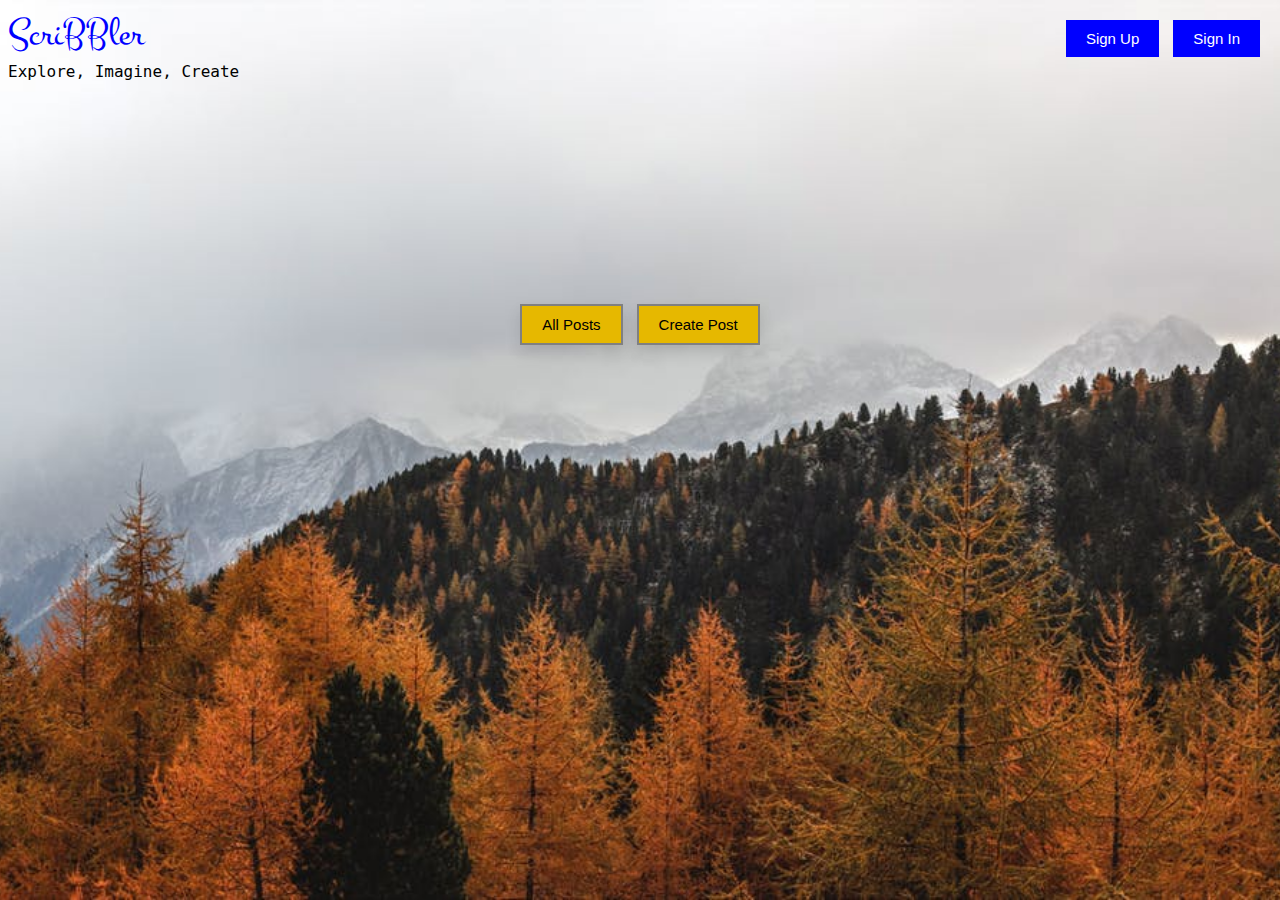
<file: index.html>
<!DOCTYPE html>
<html>

<head>
    <!-- TODO: Include Font Awesome file here -->
    <link rel="stylesheet" href="https://cdnjs.cloudflare.com/ajax/libs/font-awesome/4.7.0/css/font-awesome.min.css">
    <!-- TODO: Include Google Fonts file here -->
    <link href="https://fonts.googleapis.com/css?family=Montez|Ubuntu+Mono|Roboto:wght@100&display=swap" rel="stylesheet">

    <link rel="stylesheet" type="text/css" href="./styles/index.css"/>
    <link rel="stylesheet" type="text/css" href="./styles/common.css"/>

</head>

<body>
    <div class="header">
        <div class="titleContainer">
            <p class="title">ScriBBler</p>
            <p class="heading">Explore, Imagine, Create</p>
        </div>
        <div class="signInContainer">
            <button class="buttonSignUp" onclick="showSignUp()">Sign Up</ibutton> 
            <button class="buttonSignIn" onclick="showSignIn()">Sign In</button>
        </div>
    </div>

    <div id="signUppopUp" class="modal">
        <div class="modalContent">
            <div class="modalHead"> 
                <h2 class="modalTitle">Get Started</h2>
                <span class="modalClose" id="closeSignUp" onclick="hideSignUp()">
                    <i class="fa fa-times" aria-hidden="true"></i>
                </span>
            </div>
            <hr>
            <div class="modal-body">
                <form>
                    <label for="name" class="labelText">Name</label>
                    <input type="text" placeholder="Enter your name" id="name" required>
                    <label for="username" class="labelText">Username</label>
                    <input type="text" placeholder="Enter your username" id="username" required>
                    <label for="password" class="labelText">Password</label>
                    <input type="password" placeholder="Enter your password" id="password" required>
                    <label for="confirm-password" class="labelText">Confirm Password</label>
                    <input type="password" placeholder="Re-enter your password" id="confirm-password" required>
                    <button type="submit" class="modalSignInbutton" onclick="signup(name,username,password)">Sign Up</button>
                </form>
            </div>
            
        </div>
    </div>

    <div id="signInpopUp" class="modal">
        <div class="modalContent">

            <div class="modalHead">
                <h2 class="modalTitle">Welcome Back!</h2>
                <span onclick="hideSignIn()" id="closeSignIn" class="modalClose">
                    <i class="fa fa-times" aria-hidden="true"></i>
                </span>
            </div>
            <hr>
            <form>
                <label for="username" class="labelText">Username</label>
                <input type="text" id="username" placeholder="Enter Username" required>
                <label for="password" class="labelText">Password</label>
                <input type="password" id="password" placeholder="Enter Password" required>
                <button type="submit" onclick="signin(username, password)" class="modalSignInbutton">Sign In</button>
            </form>
            <p class=bottom-banner>Not a member?<span onclick="hideSignIn();showSignUp();" class=signup>Sign Up</span></p>
        </div>
    </div>

    <div class="postContainer">
        <button class="buttonLoadAllPosts" id="all-posts" onclick="loadAllPosts()">All Posts</button>
        <button class="buttonCreatePost" id="create-post" onclick="createPostpopUp()">Create Post</button>
    </div>

    <div id="postpopUp" class="modal">
        <div class="modalPostContent">
            <div class="modalHead">
                <h2 class="modalTitle">Pen Your Post</h2>
                <span onclick="hidePostpopUp()" id="close-create-post" class="modalClose">
                    <i class="fa fa-times" aria-hidden="true"></i>
                </span>
            </div>
            <hr>
            <form>
                <label for="title" class="labelText">Title</label>
                <input type="text" id="title" placeholder="Enter title of your post" required>
                <label for="contents" class="labelText">Contents</label>
                <textarea id="contents" placeholder="Enter the contents of your post" required></textarea>
                <button type="submit" onclick="createpost(title, contents)" class="modalSignInbutton">Create</button>
            </form>

        </div>
    </div>

    <script src="./scripts/common.js"></script>
    <script src="./scripts/index.js"></script>

</body>

</html>
</file>
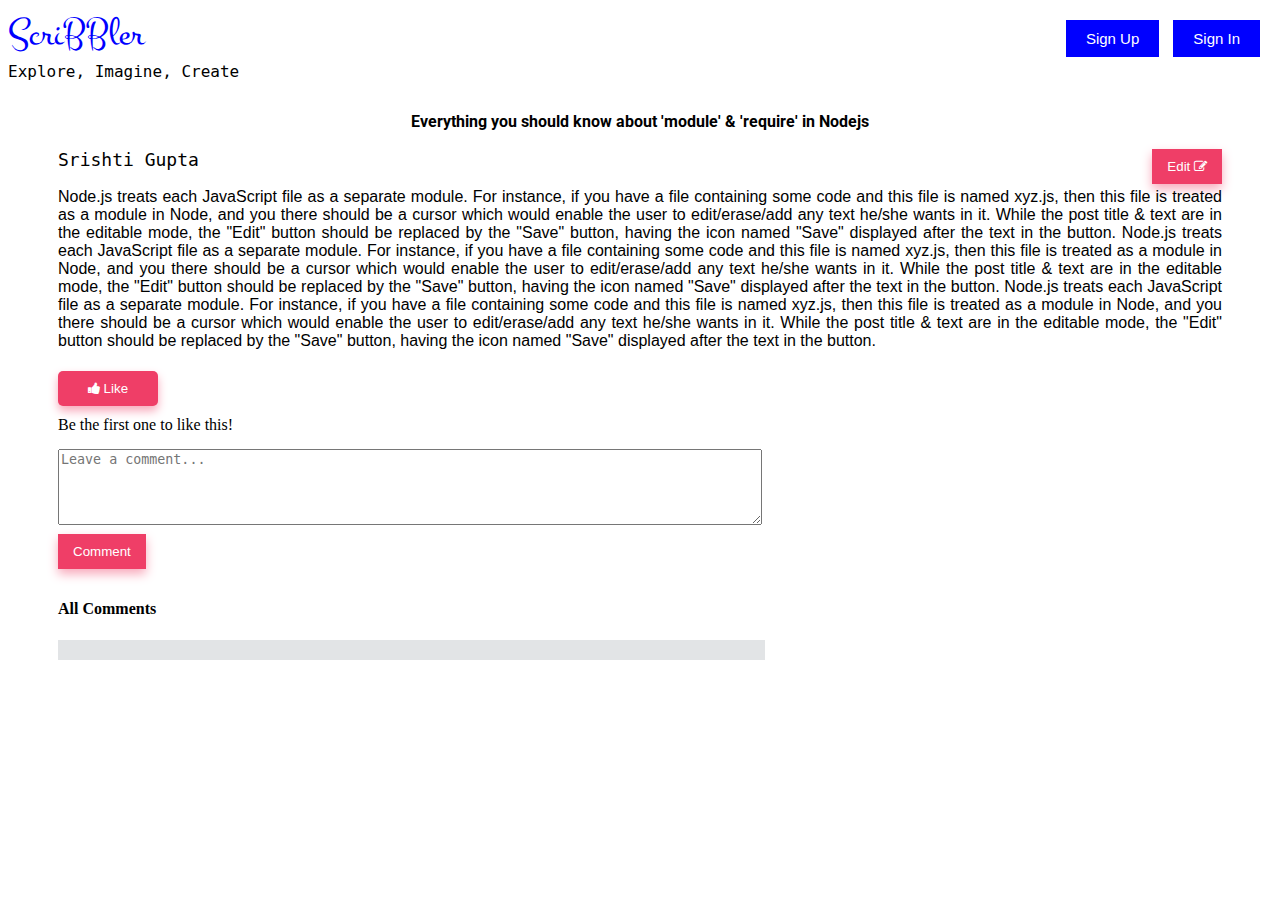
<file: html/post.html>
<!DOCTYPE html>

<head>
    <link rel="stylesheet" type="text/css" href="../styles/common.css"/>
     <link rel="stylesheet" type="text/css" href="../styles/post.css"/>
     <!-- TODO: Include Font Awesome file here -->
    <link rel="stylesheet" href="https://cdnjs.cloudflare.com/ajax/libs/font-awesome/4.7.0/css/font-awesome.min.css">
    <!-- TODO: Include Google Fonts file here -->
    <link href="https://fonts.googleapis.com/css?family=Montez|Ubuntu+Mono|Roboto:wght@100&display=swap" rel="stylesheet">
</head>

<body>
    <div class="header">
        <div class="titleContainer">
            <p class="title">ScriBBler</p>
            <p class="heading">Explore, Imagine, Create</p>
        </div>
        <div class="signInContainer">
            <button class="buttonSignUp" onclick="showSignUp()">Sign Up</ibutton> 
            <button class="buttonSignIn" onclick="showSignIn()">Sign In</button>
        </div>
    </div>

    <div id="signUppopUp" class="modal">
        <div class="modalContent">
            <div class="modalHead"> 
                <h2 class="modalTitle">Get Started</h2>
                <span class="modalClose" id="closeSignUp" onclick="hideSignUp()">
                    <i class="fa fa-times" aria-hidden="true"></i>
                </span>
            </div>
            <hr>
            <div class="modalBody">
                <form>
                    <label for="name" class="labelText">Name</label>
                    <input type="text" placeholder="Enter your name" id="name" required>
                    <label for="username" class="labelText">Username</label>
                    <input type="text" placeholder="Enter your username" id="username" required>
                    <label for="password" class="labelText">Password</label>
                    <input type="password" placeholder="Enter your password" id="password" required>
                    <label for="confirm-password" class="labelText">Confirm Password</label>
                    <input type="password" placeholder="Re-enter your password" id="confirm-password" required>
                    <button type="submit" class="modalSignInbutton" onclick="signup(name,username,password)">Sign Up</button>
                </form>
            </div>
            
        </div>
    </div>

    <div id="signInpopUp" class="modal">
        <div class="modalContent">

            <div class="modalHead">
                <h2 class="modalTitle">Welcome Back!</h2>
                <span onclick="hideSignIn()" id="closeSignIn" class="modalClose">
                    <i class="fa fa-times" aria-hidden="true"></i>
                </span>
            </div>
            <hr>
            <form>
                <label for="username" class="labelText">Username</label>
                <input type="text" id="username" placeholder="Enter Username" required>
                <label for="password" class="labelText">Password</label>
                <input type="password" id="password" placeholder="Enter Password" required>
                <button type="submit" onclick="signin(username, password)" class="modalSignInbutton">Sign In</button>
            </form>
            <p class=bottom-banner>Not a member?<span onclick="hideSignIn();showSignUp();" class=signup>Sign Up</span></p>
        </div>
    </div>

        
    </div>

    <div class="postContent">
        <div id="postTitle" class="postTitle">
            <h id="postTitleNew">Everything you should know about 'module' & 'require' in Nodejs</h>
        </div>

        <div class="postAuthor">

            <button id="editButton" class="editSaveButton" onclick="editContent()">Edit&nbsp;<i
                    class="fa fa-pencil-square-o"></i></button>
            <button id="saveButton" class="editSaveButton" onclick="saveContent()">Save&nbsp;<i
                    class="fa fa-floppy-o"></i></button>
            <p>Srishti Gupta</p>
        </div>

        <div class="postText">
            <p id="postBody">
                Node.js treats each JavaScript file as a separate module. For instance, if you have a file containing some code and this file is named xyz.js, then this file is treated as a module in Node, and you there should be a cursor which would enable the user to edit/erase/add any text he/she wants in it. While the post title & text are in the editable mode, the "Edit" button should be replaced by the "Save" button, having the icon named "Save" displayed after the text in the button. Node.js treats each JavaScript file as a separate module. For instance, if you have a file containing some code and this file is named xyz.js, then this file is treated as a module in Node, and you there should be a cursor which would enable the user to edit/erase/add any text he/she wants in it. While the post title & text are in the editable mode, the "Edit" button should be replaced by the "Save" button, having the icon named "Save" displayed after the text in the button. Node.js treats each JavaScript file as a separate module. For instance, if you have a file containing some code and this file is named xyz.js, then this file is treated as a module in Node, and you there should be a cursor which would enable the user to edit/erase/add any text he/she wants in it. While the post title & text are in the editable mode, the "Edit" button should be replaced by the "Save" button, having the icon named "Save" displayed after the text in the button. 
            </p>
        </div>

        <div class="Like">
            <button id="addLikes" class="addLikecomments" onclick="AddLikes()"><i class="fa fa-thumbs-up "></i>&nbsp;Like</button><br>
            <label id="likeCount" class="Likes" value="" >Be the first one to like this!</label>
        </div>

        <div class="Comments">
            <textarea id="userComments" type="text"  placeholder="Leave a comment..."></textarea><br>
            <button id="addComments" class="addLikecomments" onclick="addComment(userComments)">Comment</button>
        </div>
        <h4>All Comments</h4>
        <div id="listComments">
        
        </div>
    </div>
    <script src="../scripts/postslist.js"></script>
    <script src="../scripts/common.js"></script>
    <script src="../scripts/post.js"></script>
        

</body>
</file>
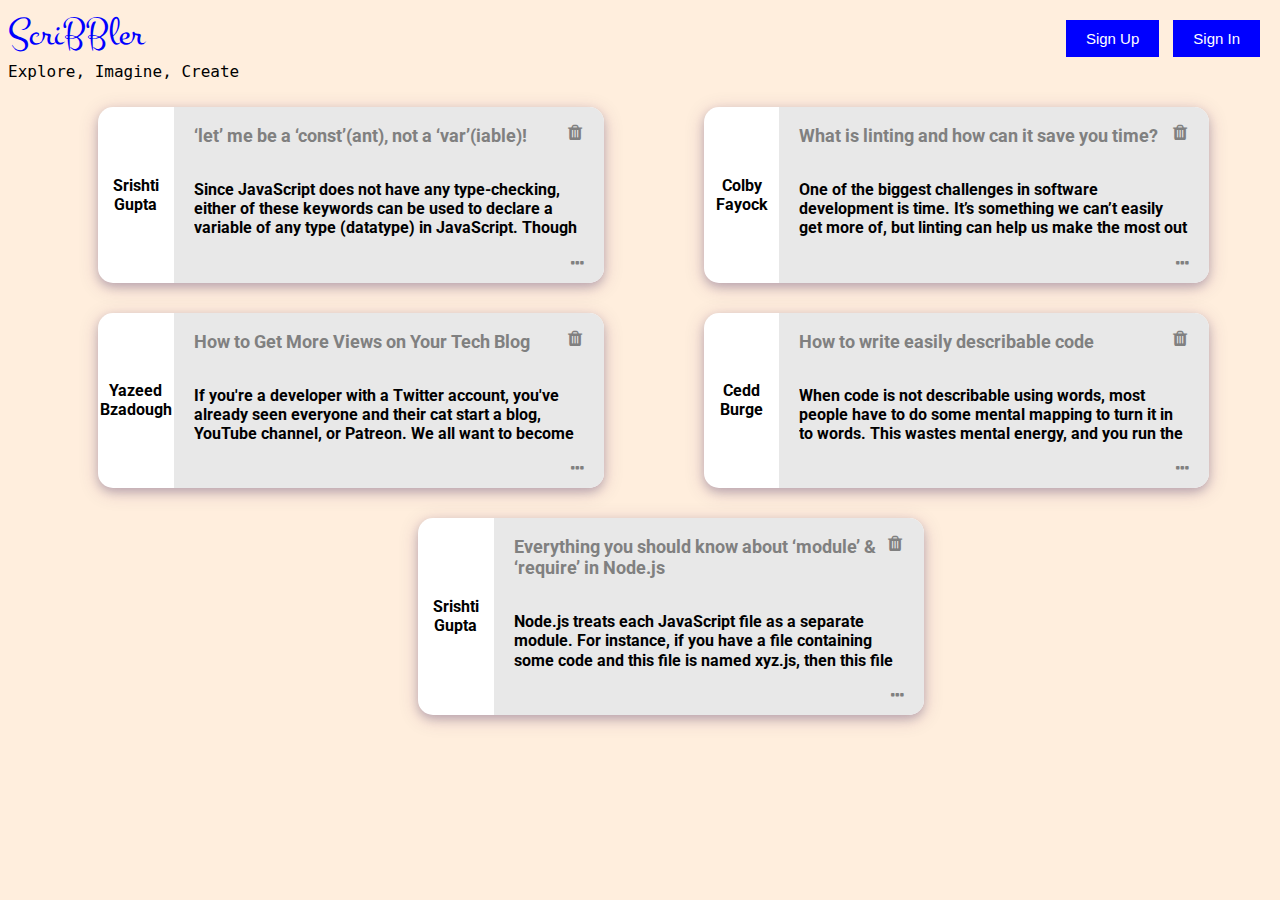
<file: html/postslist.html>
<!DOCTYPE html>
<html>

<head>
    <link rel="stylesheet" type="text/css" href="../styles/common.css"/>
    <link rel="stylesheet" type="text/css" href="../styles/postslist.css"/>
     <!-- TODO: Include Font Awesome file here -->
    <link rel="stylesheet" href="https://cdnjs.cloudflare.com/ajax/libs/font-awesome/4.7.0/css/font-awesome.min.css">
    <!-- TODO: Include Google Fonts file here -->
    <link href="https://fonts.googleapis.com/css?family=Montez|Ubuntu+Mono|Roboto:wght@100&display=swap" rel="stylesheet">
</head>

<body>
    <div id="main-container-div">
        <div class="header">
        <div class="titleContainer">
            <p class="title">ScriBBler</p>
            <p class="heading">Explore, Imagine, Create</p>
        </div>
        <div class="signInContainer">
            <button class="buttonSignUp" onclick="showSignUp()">Sign Up</ibutton> 
            <button class="buttonSignIn" onclick="showSignIn()">Sign In</button>
        </div>
    </div>

    <div id="signUppopUp" class="modal">
        <div class="modalContent">
            <div class="modalHead"> 
                <h2 class="modalTitle">Get Started</h2>
                <span class="modalClose" id="closeSignUp" onclick="hideSignUp()">
                    <i class="fa fa-times" aria-hidden="true"></i>
                </span>
            </div>
            <hr>
            <div class="modalBody">
                <form>
                    <label for="name" class="labelText">Name</label>
                    <input type="text" placeholder="Enter your name" id="name" required>
                    <label for="username" class="labelText">Username</label>
                    <input type="text" placeholder="Enter your username" id="username" required>
                    <label for="password" class="labelText">Password</label>
                    <input type="password" placeholder="Enter your password" id="password" required>
                    <label for="confirm-password" class="labelText">Confirm Password</label>
                    <input type="password" placeholder="Re-enter your password" id="confirm-password" required>
                    <button type="submit" class="modalSignInbutton" onclick="signup(name,username,password)">Sign Up</button>
                </form>
            </div>
            
        </div>
    </div>

    <div id="signInpopUp" class="modal">
        <div class="modalContent">

            <div class="modalHead">
                <h2 class="modalTitle">Welcome Back!</h2>
                <span onclick="hideSignIn()" id="closeSignIn" class="modalClose">
                    <i class="fa fa-times" aria-hidden="true"></i>
                </span>
            </div>
            <hr>
            <form>
                <label for="username" class="labelText">Username</label>
                <input type="text" id="username" placeholder="Enter Username" required>
                <label for="password" class="labelText">Password</label>
                <input type="password" id="password" placeholder="Enter Password" required>
                <button type="submit" onclick="signin(username, password)" class="modalSignInbutton">Sign In</button>
            </form>
            <p class=bottom-banner>Not a member?<span onclick="hideSignIn();showSignUp();" class=signup>Sign Up</span></p>
        </div>
    </div>

    <!-- list of all posts starts here -->
    <div class="post-conatiner"> 

        <!-- post 1 starts here -->
        <div class="post">
            <div class="postAuthor">
                <p>Srishti Gupta</p>
            </div>

            <div class="postContent">
                <div class="postHeader">
                    <p>‘let’ me be a ‘const’(ant), not a ‘var’(iable)!</p>
                    <span class="trashIcon" onclick="showDeleteModal()">
                        <i class="fa fa-trash" aria-hidden="true"></i>
                    </span>
                </div>
                <p class="postDesc">Since JavaScript does not have any type-checking, either of these keywords can be used to declare a variable of any type (datatype) in JavaScript. Though all the three keywords are used for the same purpose, they are different.</p>
                <span class="ellipsis-icon">
                    <i class="fa fa-ellipsis-h" onclick="openPost()"></i>
                </span>
            </div>
        </div>
        <!-- post 1 ends here -->

        <!-- post 2 starts here -->
        <div class="post">
            <div class="postAuthor">
                <p>Colby Fayock</p>
            </div>

            <div class="postContent">
                <div class="postHeader">
                    <p>What is linting and how can it save you time?</p>
                    <span class="trashIcon" onclick="showDeleteModal()">
                        <i class="fa fa-trash" aria-hidden="true"></i>
                    </span>
                </div>
                <p class="postDesc">One of the biggest challenges in software development is time. It’s something we can’t easily get more of, but linting can help us make the most out of the time we have.</p>
                <span class="ellipsis-icon">
                    <i class="fa fa-ellipsis-h" onclick="openPost()"></i>
                </span>
            </div>
        </div>
        <!-- post 2 ends here -->

        <!-- post 3 starts here -->
        <div class="post">
            <div class="postAuthor">
                <p>Yazeed Bzadough</p>
            </div>

            <div class="postContent">
                <div class="postHeader">
                    <p>How to Get More Views on Your Tech Blog</p>
                    <span class="trashIcon">
                        <i class="fa fa-trash" aria-hidden="true" onclick="showDeleteModal()"></i>
                    </span>
                </div>
                <p class="postDesc">If you're a developer with a Twitter account, you've already seen everyone and their cat start a blog, YouTube channel, or Patreon. We all want to become stars, or at the very least, a recognizable name in the industry.</p>
                <span class="ellipsis-icon">
                    <i class="fa fa-ellipsis-h" onclick="openPost()"></i>
                </span>
            </div>
        </div>
        <!-- post 3 ends here -->

        <!-- post 4 starts here -->
        <div class="post">
            <div class="postAuthor">
                <p>Cedd Burge</p>
            </div>

            <div class="postContent">
                <div class="postHeader">
                    <p>How to write easily describable code</p>
                    <span class="trashIcon">
                        <i class="fa fa-trash" aria-hidden="true" onclick="showDeleteModal()"></i>
                    </span>
                </div>
                <p class="postDesc">When code is not describable using words, most people have to do some mental mapping to turn it in to words. This wastes mental energy, and you run the risk of getting the mapping wrong. Different people will map to different words, which
                    leads to confusion when discussing the code.</p>
                <span class="ellipsis-icon">
                    <i class="fa fa-ellipsis-h" onclick="openPost()"></i>
                </span>
            </div>
        </div>
        <!-- post 4 ends here -->

        <!-- post 5 starts here -->
        <div class="post" id="lastPost">
            <div class="postAuthor">
                <p>Srishti Gupta</p>
            </div>

            <div class="postContent">
                <div class="postHeader">
                    <p>Everything you should know about ‘module’ & ‘require’ in Node.js</p>
                    <span class="trashIcon">
                        <i class="fa fa-trash" aria-hidden="true" onclick="showDeleteModal()"></i>
                    </span>
                </div>
                <p class="postDesc">Node.js treats each JavaScript file as a separate module. For instance, if you have a file containing some code and this file is named xyz.js, then this file is treated as a module in Node, and you can say that you’ve created a module
                    named xyz.</p>
                <span class="ellipsis-icon">
                    <i class="fa fa-ellipsis-h" onclick="openPost()"></i>
                </span>
            </div>
        </div>
        <!-- post 5 ends here -->

        <div id="deleteModal" class="modal">
            <div class="modalContent">
                <h3 class="delete-title">Are you sure you want to delete this post?</h3>
                <form>
                    <div class="buttonDialog">
                        <button type=button id="buttonYes">Yes</button>
                        <button id="buttonNo">No</button>
                    </div>
                </form>
            </div>
        </div>

    </div>
    <!-- list of all posts ends here -->
    <script src="../scripts/postslist.js"></script>
    <script src="../scripts/common.js"></script>
</body>

</html>
</file>
<file: styles/index.css>
body{
    background-image: url("../images/background.jpg");
    background-position: center center;
    background-attachment: fixed;
    background-size: cover;
}

.postContainer{
    display: flex;
    height: 100%;
    width: 100%;
    flex-direction: row;
    align-items: center;
    justify-content: center;
    position: relative;
    top: 200px;
}

.buttonLoadAllPosts{
    margin: 7px;
    padding: 10px 20px;
    text-align: center;
    border: 2px solid grey;
    background-color:#e6b800;
    box-shadow: 0px 8px 15px rgba(0, 0, 0, 0.1);
    font-size: 15px;
}

.buttonLoadAllPosts:hover{
    box-shadow: 5px 5px 5px grey;
}

.buttonCreatePost{
    margin: 7px;
    padding: 10px 20px;
    text-align: center;
    border: 2px solid grey;
    background-color:#e6b800;
    box-shadow: 0px 8px 15px rgba(0, 0, 0, 0.1);
    font-size: 15px;
}

.buttonCreatePost:hover{
    box-shadow: 5px 5px 5px grey;
}

#contents{
    padding: 10px;
    font-family: 'Roboto', sans-serif;
    background-color: #f0f0f0;
    border: none;
    outline-color: lightblue;
    min-height: 100px;
}
</file>
<file: styles/common.css>
.header{
    display: flex;
    flex-direction:row;
    justify-content: space-between;
}

.title{
    color:blue;
    font-family: 'Montez', cursive; 
    font-size: 40px;   
    margin: 0px;
}

.heading{
    font-family: 'Ubuntu Mono', monospace;
    margin-top: 1px;
}

.signInContainer{
    padding: 5px;
}

.buttonSignUp{
    background-color: blue;
    color: white;
    padding: 10px;
    border: none;
    margin: 7px;
    padding: 10px 20px;
    font-size: 15px;    
}

.buttonSignUp:hover{
    box-shadow: 5px 5px 5px grey;
}

.buttonSignIn{
    background-color: blue;
    color: white;
    padding: 10px;
    border: none;
    margin: 7px;
    padding: 10px 20px;
    font-size: 15px;    
}

.buttonSignIn:hover{
    box-shadow: 5px 5px 5px grey;
}

.modal {
    display: none;
    position: fixed;
    z-index: 1;
    left: 0;
    top: 0;
    width: 100%;
    height: 100%;
    overflow: auto;
    background-color: rgb(0,0,0);
    background-color: rgba(0,0,0,0.8);
    justify-content: center;
    align-items: center;
    color: black;
  }

.modalContent{
    background-color: white;
    padding: 20px;
    width: 30%;
    align-items: center;
    font-family: 'Roboto', sans-serif;
}

.modalPostContent{
    background-color: white;
    padding: 20px;
    height: 70%;
    width: 70%;
    align-items: center;
    font-family: 'Roboto', sans-serif;
}

.modalHead{
    display: flex;
    flex-direction: row;
    justify-content: space-between;
}

form{
    display: flex;
    flex-direction: column;
}

.modalTitle{
    margin-top: 2px;
    margin-bottom: 5px;
    font-family: 'Roboto', sans-serif;
}

.modalClose{
    margin: 10px;
    cursor: pointer;
    font-weight: bold;
}

.modalClose:hover{
    color: red;
}

.labelText{
    font-weight: bold;
    margin: 10px 0;
    font-family: 'Roboto', sans-serif;
}

input {
    padding: 10px;
    font-family: 'Roboto', sans-serif;
    background-color: #f0f0f0;
    border: none;
    outline-color: lightblue;
  }


  .modalSignInbutton{
    background-color: green;
    padding: 10px;
    border: none;
    color: #fff;
    font-size: 16px;
    margin-top: 25px;
    cursor: pointer;
    font-family: 'Roboto', sans-serif;
    font-weight: bold;
  }

  .modalSignInbutton:hover{
    box-shadow: 5px 5px 5px grey;
}

  .signup{
    color: blue;
    font-weight: bolder;
    margin-left: 10px;
    cursor: pointer;
    font-family: 'Roboto', sans-serif;
  }

  .bottom-banner{
      text-align: center;
  }

  #contents {
    min-height: 330px;
}
</file>
<file: styles/post.css>
.postContent{
    margin: 15px 50px 15px 50px;
  }

.postTitle {
    font-size: 100%;
    font-family: 'Roboto', sans-serif;
    font-weight: bold;
    text-align: center;
}


.postAuthor { 
    font-family: 'Ubuntu Mono', monospace;
    font-size: 18px;  
}


.postText {
     font-family: 'Gill Sans', 'Gill Sans MT', Calibri, 'Trebuchet MS', sans-serif;
     text-align: justify;
     font-size:medium;
     font-weight: 530;
}


.editSaveButton{
    float: right;
    box-shadow: 0 5px 10px 0 rgb(248, 169, 187);
    padding: 10px 15px 10px 15px;
    background-color: #EF3E67;
    color: white;
    border: none;
    outline: none;
}

.editSaveButton:hover{
    box-shadow: 5px 5px 5px grey;
}

.addLikecomments{
    box-shadow: 0 5px 10px 0 rgb(248, 169, 187);
    margin: 5px 0px 10px 0px;
    padding: 10px 15px 10px 15px;
    background-color: #EF3E67;
    color: white;
    border: none;
    outline: none;
}

.addLikecomments:hover{
    box-shadow: 5px 5px 5px grey;
}

#saveButton{
    display: none;
   
}

#addLikes{
    width: 100px;
    border-radius: 5px;
}

#userComments{
    width: 60%;
    height: 70px;
    margin-top: 15px;
}

#listComments{
    background-color:rgb(226, 228, 230);
    padding: 10px;
    width: 59%;
    display: flex;
    flex-direction: column-reverse;
}

#comment{
    background-color: white;
    width: 95%;
    padding: 10px;
    margin: 10px 10px;  
}

button:active {
    transform: translateY(2px);
  }
</file>
<file: styles/postslist.css>
body{
    background-color: #ffeedd;
}

.post-container{
    height: 100%;
    width: 100%;
    padding: 50px 50px;
    display: flex;
    flex-direction: row;
    flex-wrap: wrap;
    align-content: center;
    justify-content: center;
}

.post{
    order: 2;
    align-self: flex-start;
    position: relative;
    width: 40%;
    height: 40%;
    background-color: #fff;
    box-shadow:0 4px 10px 0 rgba(17, 4, 63, 0.2),0 4px 20px 0 rgba(79, 19, 97, 0.19);
    margin: 10px 10px 10px 20px;
    float: left;
    margin-left: 90px;
    border-radius: 15px;
    margin-bottom: 20px;
    font-family: 'Roboto', sans-serif;
    font-weight: bold;
}

.postContent {
    width: 85%;
    display: table-cell;
    text-align: left;
    background-color: #E8E8E8;
    color: #000000;
    border-radius: 0 15px 15px 0;
    padding: 0 20px;
    overflow: hidden;
    max-lines: 4;
}

.postAuthor {
    margin-top: auto;
    margin-bottom: auto;
    width: 15%;            
    max-width: 15%;
    display: table-cell;
    vertical-align: middle;
    text-align: center;
    font-weight: bold;
    color: #000;
}

.postDesc{
    height: 100px;
    width: 100%;
    line-height: 1.2em;
    height: 3.6em;
    overflow: hidden;
    display: -webkit-box;
    -webkit-box-orient: vertical;
    justify-content: left;
}

.ellipsis-icon{
    float: right;
    cursor: pointer;
    margin-bottom: 10px;
    font-weight: bold;
    color: #808080;
}

.ellipsis-icon:hover{
    color: orange;
}


.postHeader{
    display: flex;
    flex-direction: row;
    justify-content: space-between;
    color:#808080;
    font-size: 18px;
}

.post:hover{
    box-shadow: 5px 5px 5px grey;
}

.trashIcon{
    margin: 2px;
    cursor: pointer;
    font-size: large;
    margin-top: 15px;
}

.trashIcon:hover{
    color: red;
}

#lastPost{
    margin-left: 410px;
    width: 40%;
    height: 40%;
}

#postModal{
    align-content: center;
    font-family: 'Roboto', sans-serif;
}

.buttonDialog{
    display: flex;
    flex-direction: row;
    justify-content: space-between;
}

#buttonYes{
    background-color: green;
    text-align: center;
    padding: 10px 40px;
    color: white;
    border: none;
}

#buttonNo{
    background-color: red;
    text-align: center;
    padding: 10px 40px;
    color: white;
    border: none;
}
</file>
